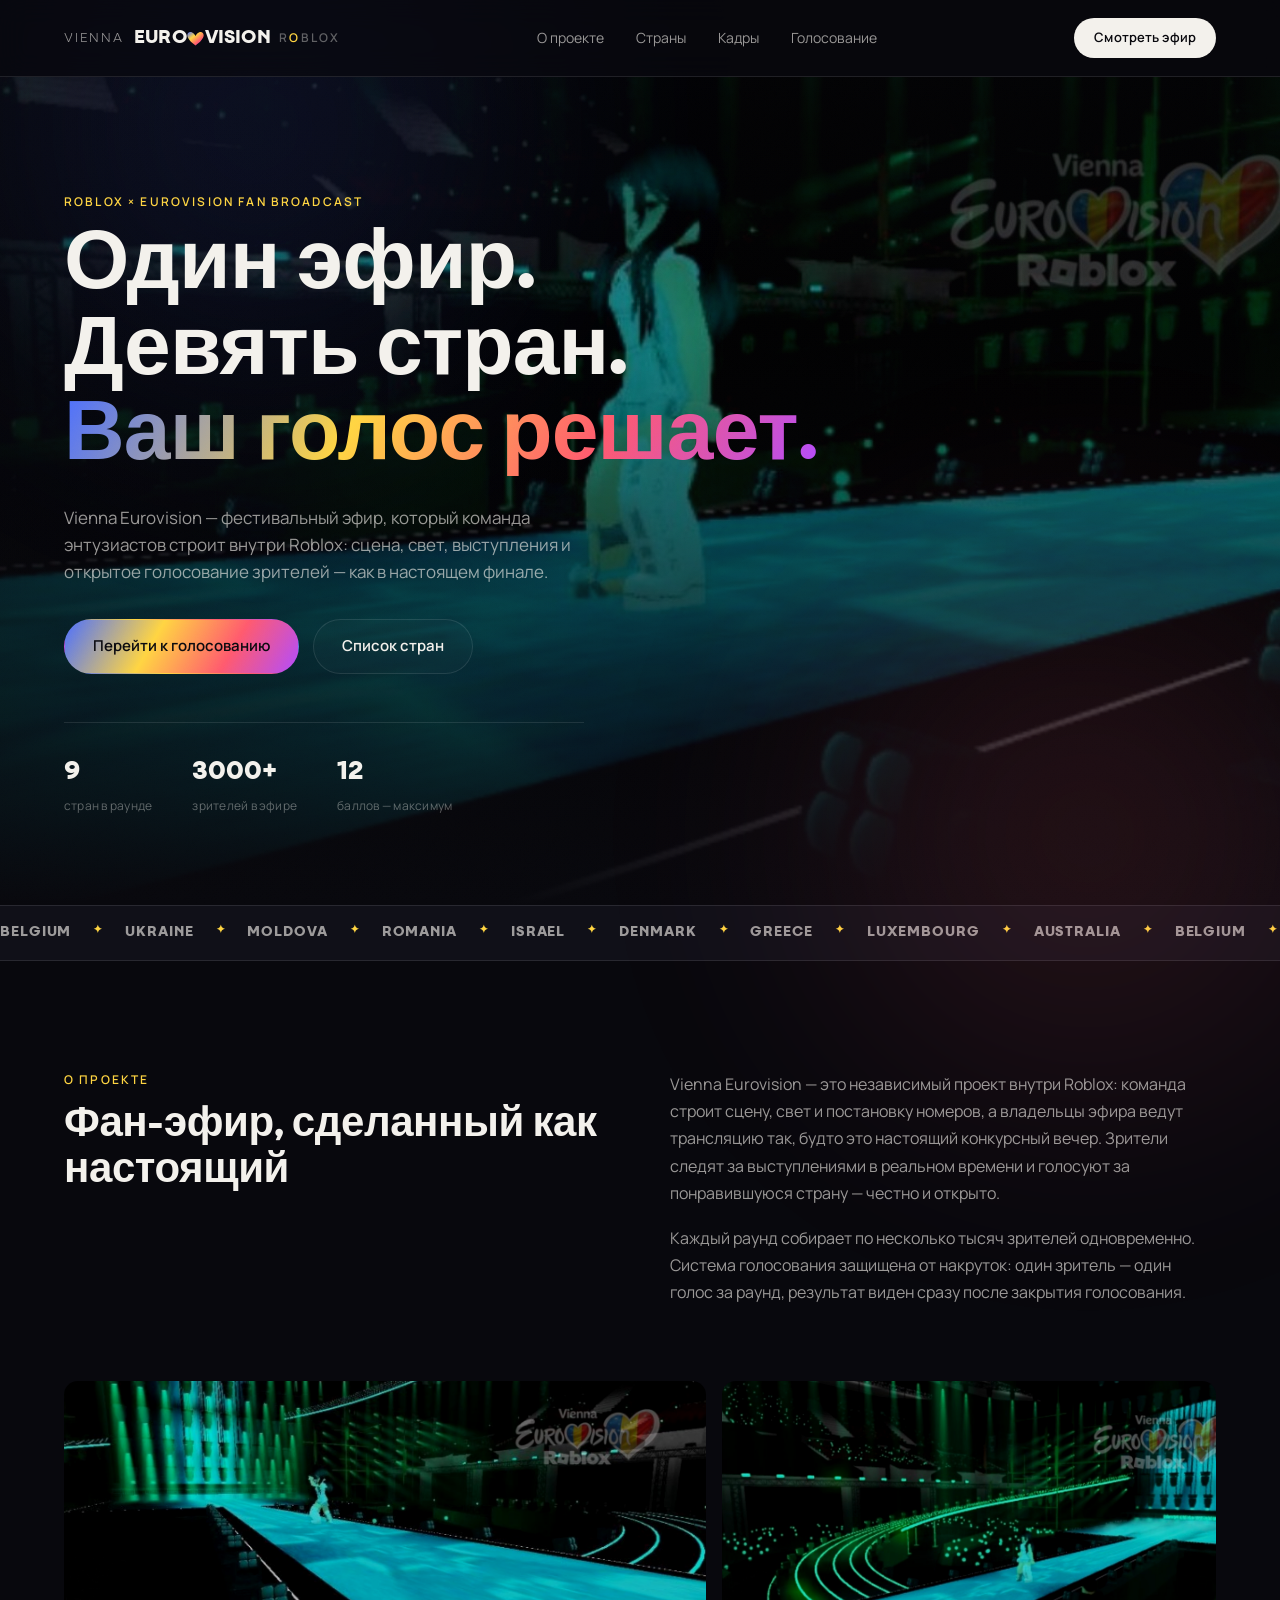
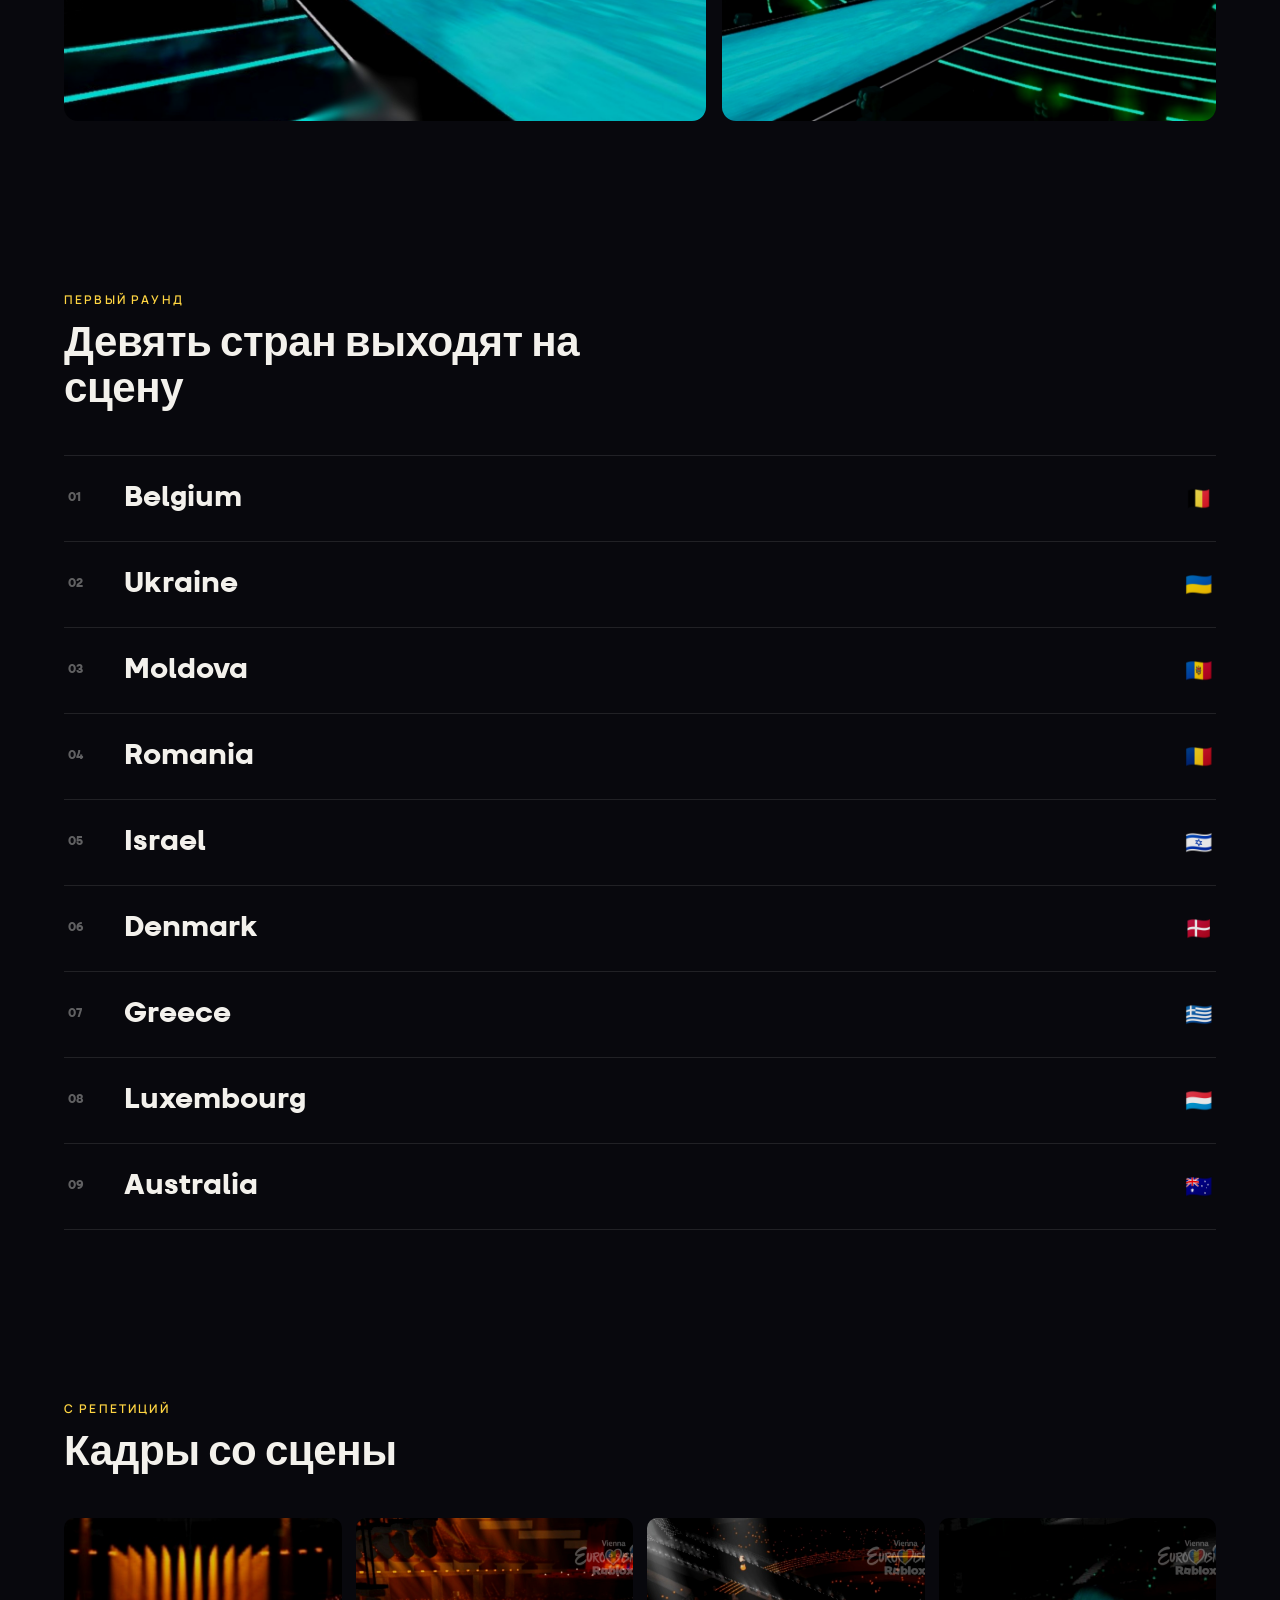
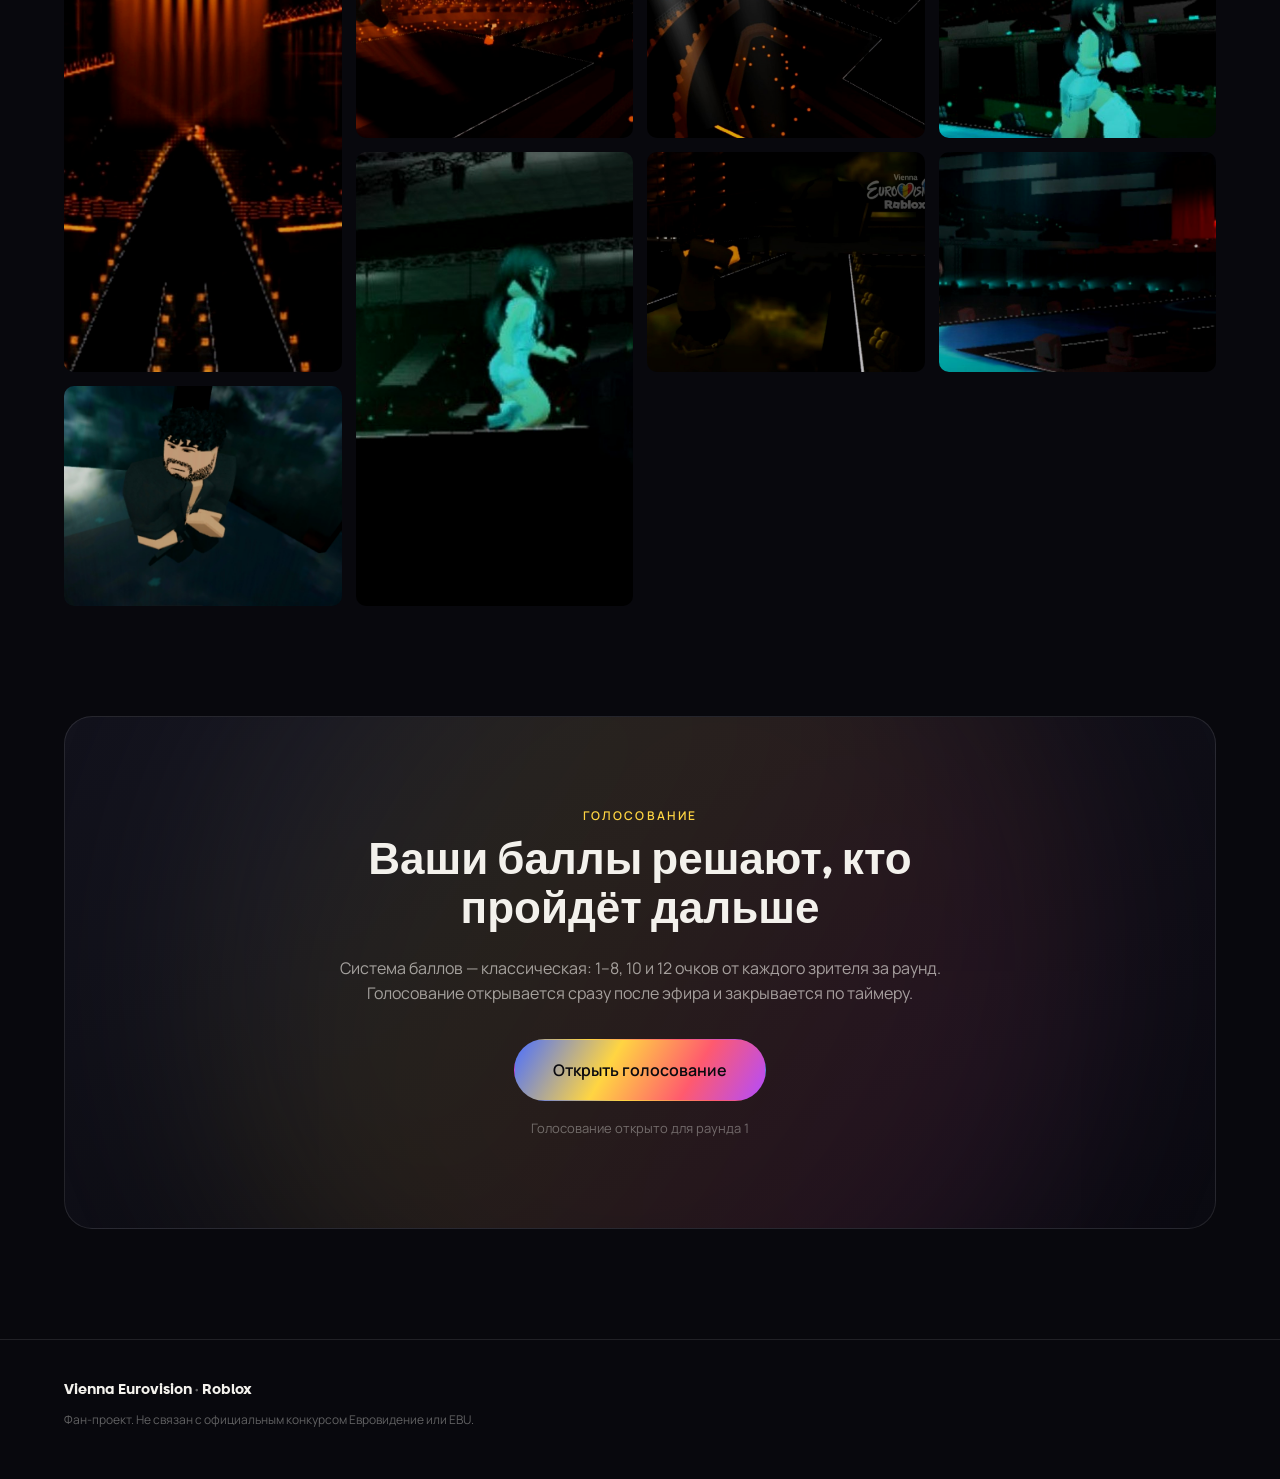
<file: index.html>
<!DOCTYPE html>
<html lang="ru">
<head>
<meta charset="UTF-8">
<meta name="viewport" content="width=device-width, initial-scale=1.0">
<title>Vienna Eurovision — Roblox</title>
<meta name="description" content="Vienna Eurovision в Roblox — фестиваль, эфир, страны-участницы и голосование зрителей.">
<link rel="preconnect" href="https://fonts.googleapis.com">
<link rel="preconnect" href="https://fonts.gstatic.com" crossorigin>
<link href="https://fonts.googleapis.com/css2?family=Manrope:wght@300;400;500;600;700;800&display=swap" rel="stylesheet">
<link rel="stylesheet" href="style.css">
</head>
<body>

<div class="noise-overlay"></div>
<div class="beam beam-a"></div>
<div class="beam beam-b"></div>

<header class="topbar">
  <a href="#top" class="brand">
    <span class="brand-city">Vienna</span>
    <span class="brand-main">
      EURO<span class="brand-heart">
        <svg viewBox="0 0 100 90" class="heart-svg" aria-hidden="true">
          <defs>
            <linearGradient id="heartGrad" x1="0%" y1="0%" x2="100%" y2="100%">
              <stop offset="0%" stop-color="#4C6FFF"/>
              <stop offset="35%" stop-color="#FFD542"/>
              <stop offset="70%" stop-color="#FF5A6E"/>
              <stop offset="100%" stop-color="#B24CFF"/>
            </linearGradient>
          </defs>
          <path d="M50 82 C20 60 2 40 2 22 C2 6 15 -2 28 4 C38 8 46 18 50 26 C54 18 62 8 72 4 C85 -2 98 6 98 22 C98 40 80 60 50 82 Z" fill="url(#heartGrad)"/>
        </svg>
      </span>VISION</span>
    <span class="brand-sub">R<span class="brand-o">o</span>blox</span>
  </a>
  <nav class="topnav">
    <a href="#about">О проекте</a>
    <a href="#countries">Страны</a>
    <a href="#gallery">Кадры</a>
    <a href="vote/index.html">Голосование</a>
  </nav>
  <a href="vote/index.html" class="nav-cta">Смотреть эфир</a>
</header>

<main id="top">

  <section class="hero">
    <div class="hero-media">
      <img src="img/hero2.jpg" alt="" class="hero-img" />
      <div class="hero-fade"></div>
    </div>
    <div class="hero-content">
      <p class="eyebrow">Roblox × Eurovision Fan Broadcast</p>
      <h1 class="hero-title">
        <span class="line">Один эфир.</span>
        <span class="line">Девять стран.</span>
        <span class="line line-accent">Ваш голос решает.</span>
      </h1>
      <p class="hero-desc">Vienna Eurovision — фестивальный эфир, который команда энтузиастов строит внутри Roblox: сцена, свет, выступления и открытое голосование зрителей — как в настоящем финале.</p>
      <div class="hero-actions">
        <a href="vote/index.html" class="btn btn-primary">Перейти к голосованию</a>
        <a href="#countries" class="btn btn-ghost">Список стран</a>
      </div>
      <div class="hero-stats">
        <div class="stat"><span class="stat-num">9</span><span class="stat-label">стран в раунде</span></div>
        <div class="stat"><span class="stat-num">3000+</span><span class="stat-label">зрителей в эфире</span></div>
        <div class="stat"><span class="stat-num">12</span><span class="stat-label">баллов — максимум</span></div>
      </div>
    </div>
  </section>

  <section class="ticker" aria-label="Страны первого раунда">
    <div class="ticker-track">
      <span>BELGIUM</span><span class="dot">✦</span>
      <span>UKRAINE</span><span class="dot">✦</span>
      <span>MOLDOVA</span><span class="dot">✦</span>
      <span>ROMANIA</span><span class="dot">✦</span>
      <span>ISRAEL</span><span class="dot">✦</span>
      <span>DENMARK</span><span class="dot">✦</span>
      <span>GREECE</span><span class="dot">✦</span>
      <span>LUXEMBOURG</span><span class="dot">✦</span>
      <span>AUSTRALIA</span><span class="dot">✦</span>
      <span>BELGIUM</span><span class="dot">✦</span>
      <span>UKRAINE</span><span class="dot">✦</span>
      <span>MOLDOVA</span><span class="dot">✦</span>
      <span>ROMANIA</span><span class="dot">✦</span>
      <span>ISRAEL</span><span class="dot">✦</span>
      <span>DENMARK</span><span class="dot">✦</span>
      <span>GREECE</span><span class="dot">✦</span>
      <span>LUXEMBOURG</span><span class="dot">✦</span>
      <span>AUSTRALIA</span><span class="dot">✦</span>
    </div>
  </section>

  <section class="about" id="about">
    <div class="about-grid">
      <div class="about-head">
        <p class="eyebrow">О проекте</p>
        <h2>Фан-эфир, сделанный как настоящий</h2>
      </div>
      <div class="about-body">
        <p>Vienna Eurovision — это независимый проект внутри Roblox: команда строит сцену, свет и постановку номеров, а владельцы эфира ведут трансляцию так, будто это настоящий конкурсный вечер. Зрители следят за выступлениями в реальном времени и голосуют за понравившуюся страну — честно и открыто.</p>
        <p>Каждый раунд собирает по несколько тысяч зрителей одновременно. Система голосования защищена от накруток: один зритель — один голос за раунд, результат виден сразу после закрытия голосования.</p>
      </div>
    </div>
    <div class="about-photos">
      <img src="img/gal6.jpg" alt="Кадр со сцены эфира" />
      <img src="img/gal7.jpg" alt="Кадр со сцены эфира" />
    </div>
  </section>

  <section class="countries" id="countries">
    <div class="section-head">
      <p class="eyebrow">Первый раунд</p>
      <h2>Девять стран выходят на сцену</h2>
    </div>
    <ol class="country-list">
      <li><span class="c-num">01</span><span class="c-name">Belgium</span><span class="c-flag">🇧🇪</span></li>
      <li><span class="c-num">02</span><span class="c-name">Ukraine</span><span class="c-flag">🇺🇦</span></li>
      <li><span class="c-num">03</span><span class="c-name">Moldova</span><span class="c-flag">🇲🇩</span></li>
      <li><span class="c-num">04</span><span class="c-name">Romania</span><span class="c-flag">🇷🇴</span></li>
      <li><span class="c-num">05</span><span class="c-name">Israel</span><span class="c-flag">🇮🇱</span></li>
      <li><span class="c-num">06</span><span class="c-name">Denmark</span><span class="c-flag">🇩🇰</span></li>
      <li><span class="c-num">07</span><span class="c-name">Greece</span><span class="c-flag">🇬🇷</span></li>
      <li><span class="c-num">08</span><span class="c-name">Luxembourg</span><span class="c-flag">🇱🇺</span></li>
      <li><span class="c-num">09</span><span class="c-name">Australia</span><span class="c-flag">🇦🇺</span></li>
    </ol>
  </section>

  <section class="gallery" id="gallery">
    <div class="section-head">
      <p class="eyebrow">С репетиций</p>
      <h2>Кадры со сцены</h2>
    </div>
    <div class="gallery-grid">
      <img src="img/gal1.jpg" alt="Кадр с репетиции" />
      <img src="img/gal2.jpg" alt="Кадр с репетиции" />
      <img src="img/gal3.jpg" alt="Кадр с репетиции" />
      <img src="img/gal4.jpg" alt="Кадр с репетиции" />
      <img src="img/gal5.jpg" alt="Кадр с репетиции" />
      <img src="img/gal8.jpg" alt="Кадр с репетиции" />
      <img src="img/gal9.jpg" alt="Кадр с репетиции" />
      <img src="img/gal10.jpg" alt="Кадр с репетиции" />
    </div>
  </section>

  <section class="vote-cta" id="vote">
    <div class="vote-inner">
      <p class="eyebrow">Голосование</p>
      <h2>Ваши баллы решают, кто пройдёт дальше</h2>
      <p class="vote-desc">Система баллов — классическая: 1–8, 10 и 12 очков от каждого зрителя за раунд. Голосование открывается сразу после эфира и закрывается по таймеру.</p>
      <a href="vote/index.html" class="btn btn-primary btn-large">Открыть голосование</a>
      <p class="vote-note">Голосование открыто для раунда 1</p>
    </div>
  </section>

</main>

<footer class="footer">
  <div class="footer-brand">Vienna Eurovision <span class="footer-dot">·</span> Roblox</div>
  <p class="footer-note">Фан-проект. Не связан с официальным конкурсом Евровидение или EBU.</p>
</footer>

<script src="script.js"></script>
</body>
</html>
</file>
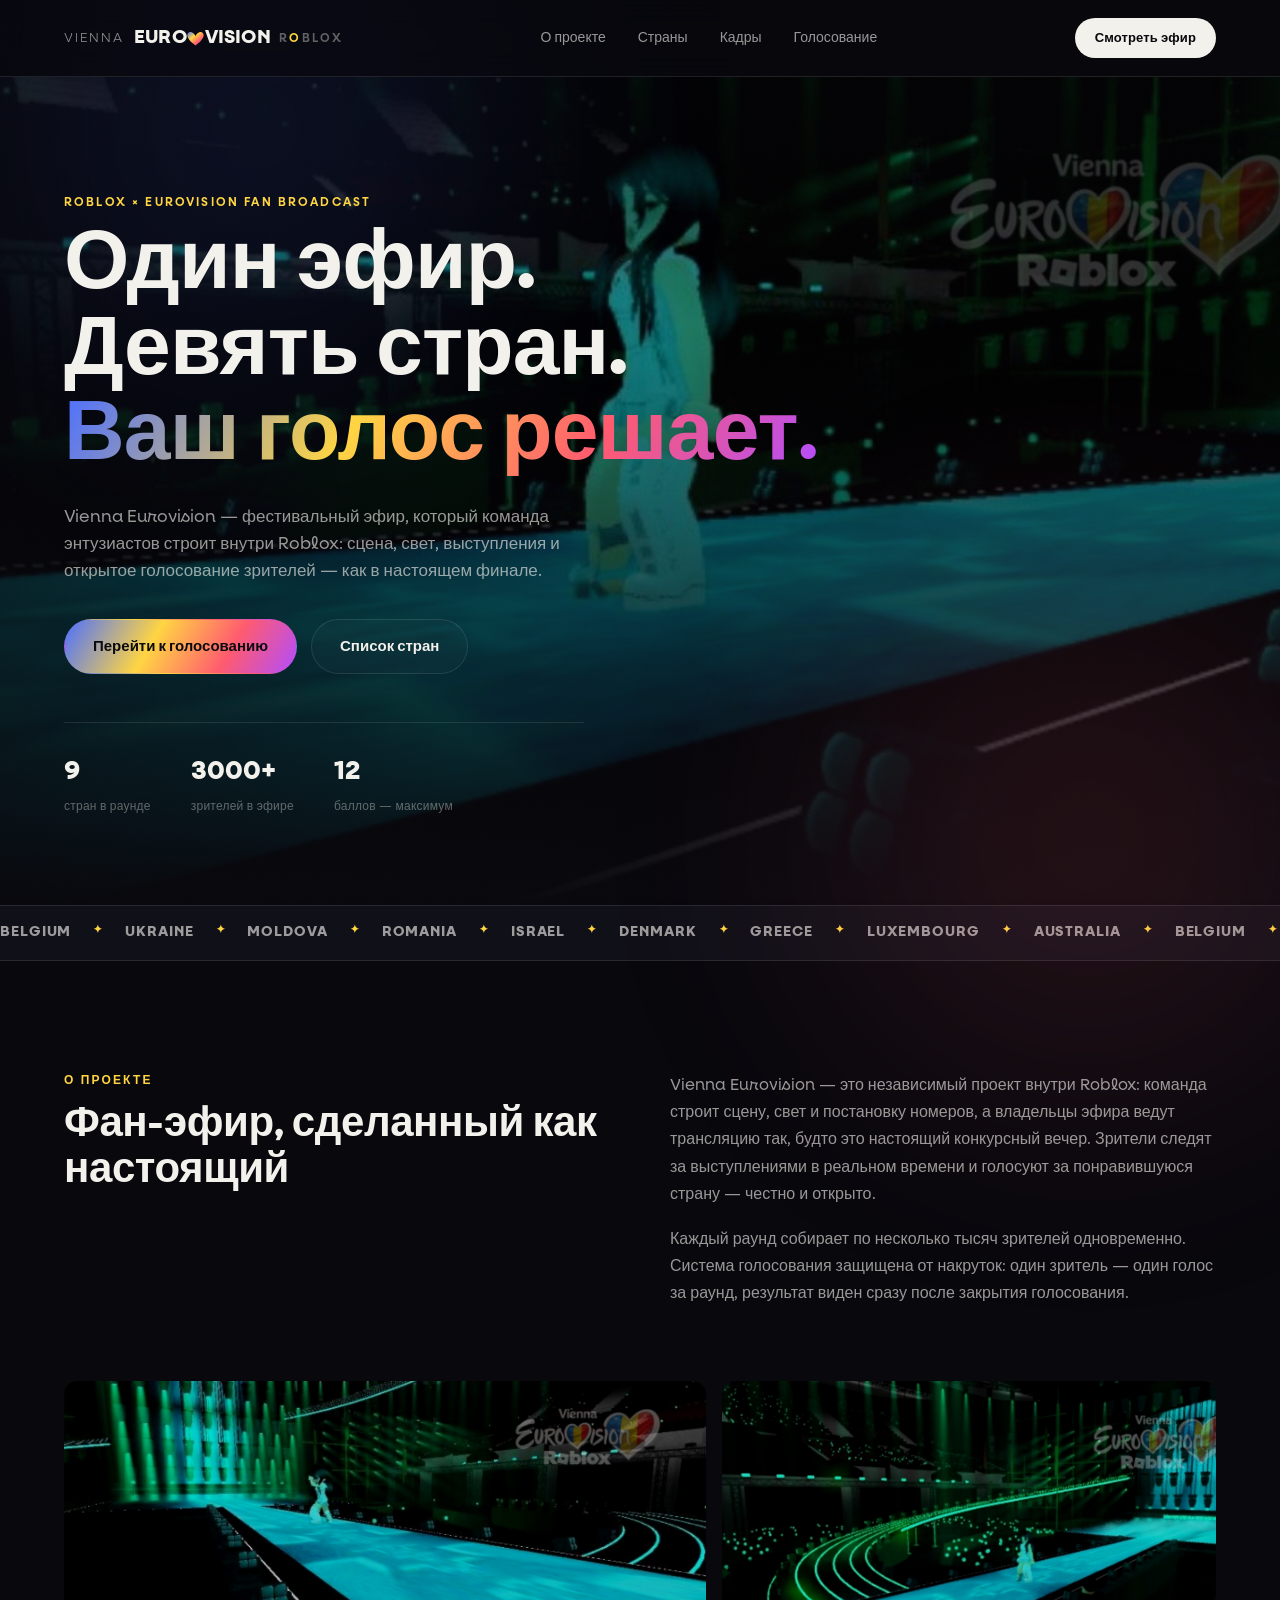
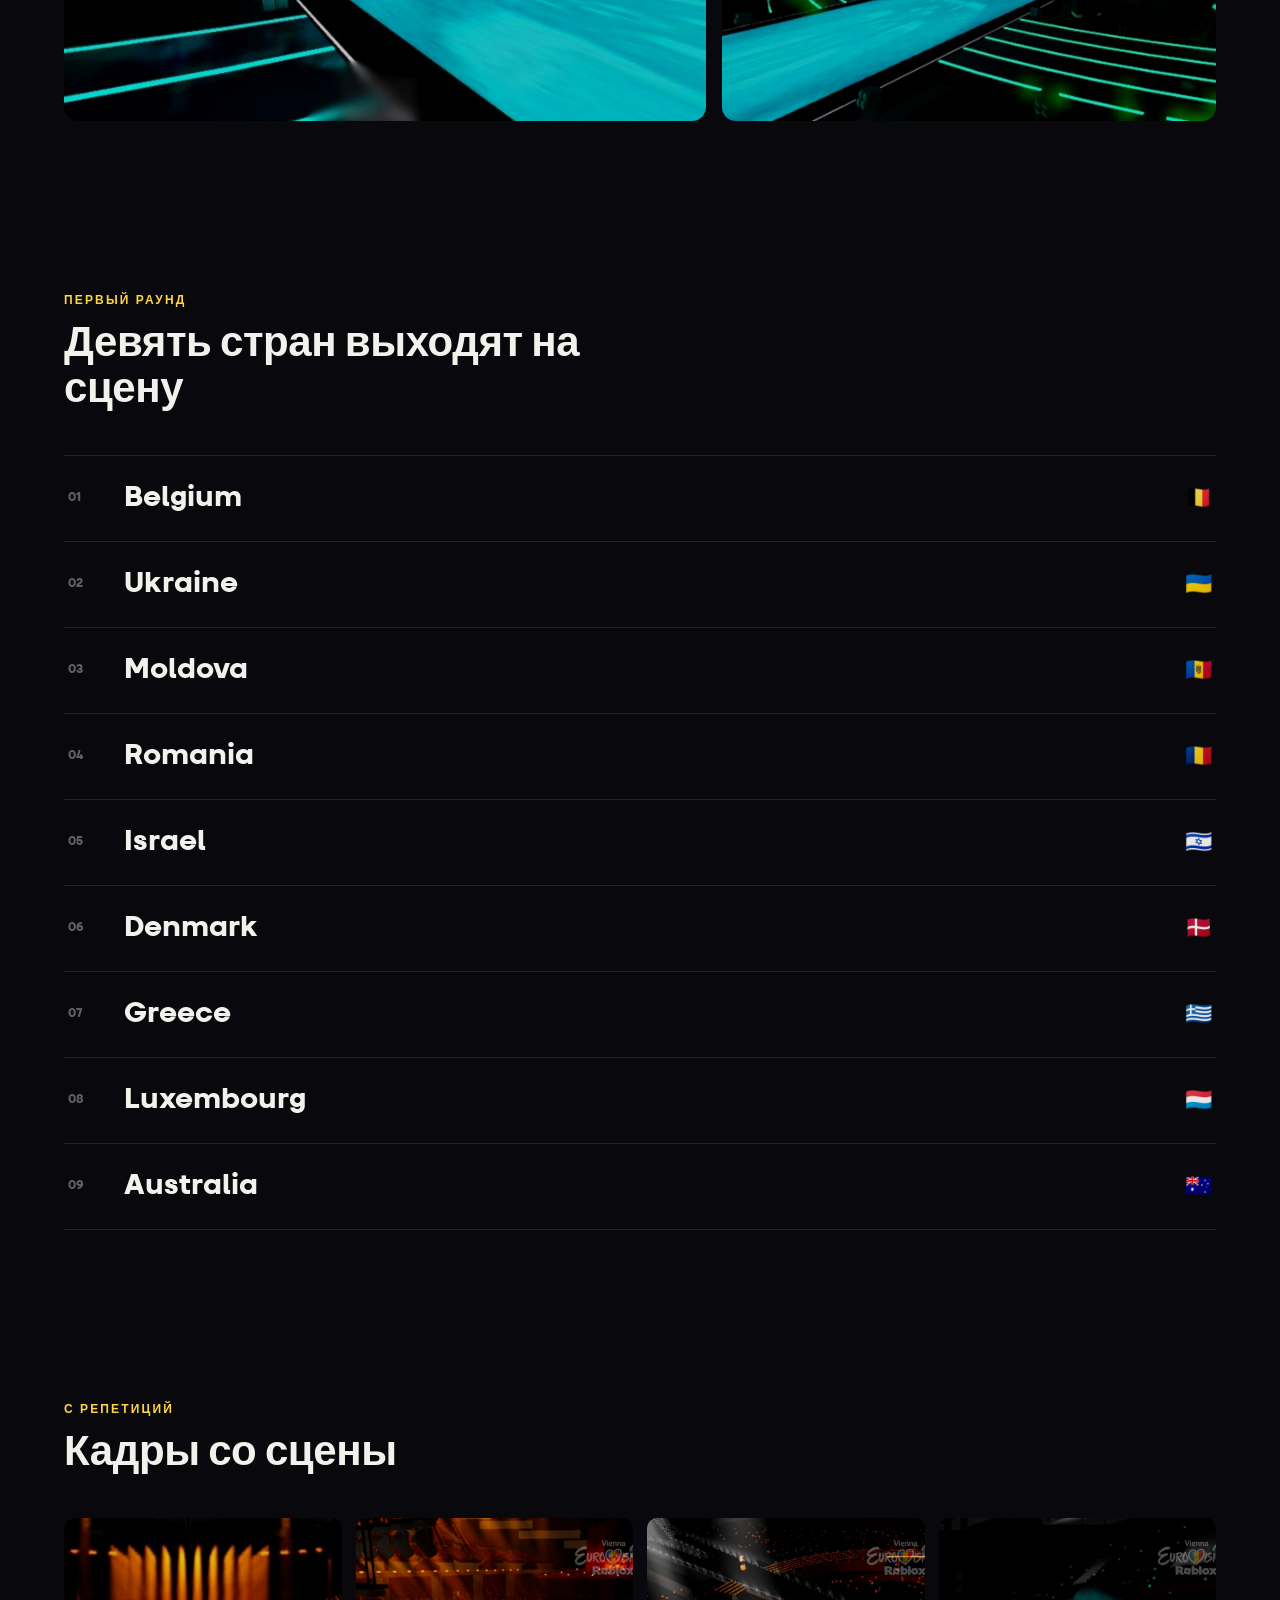
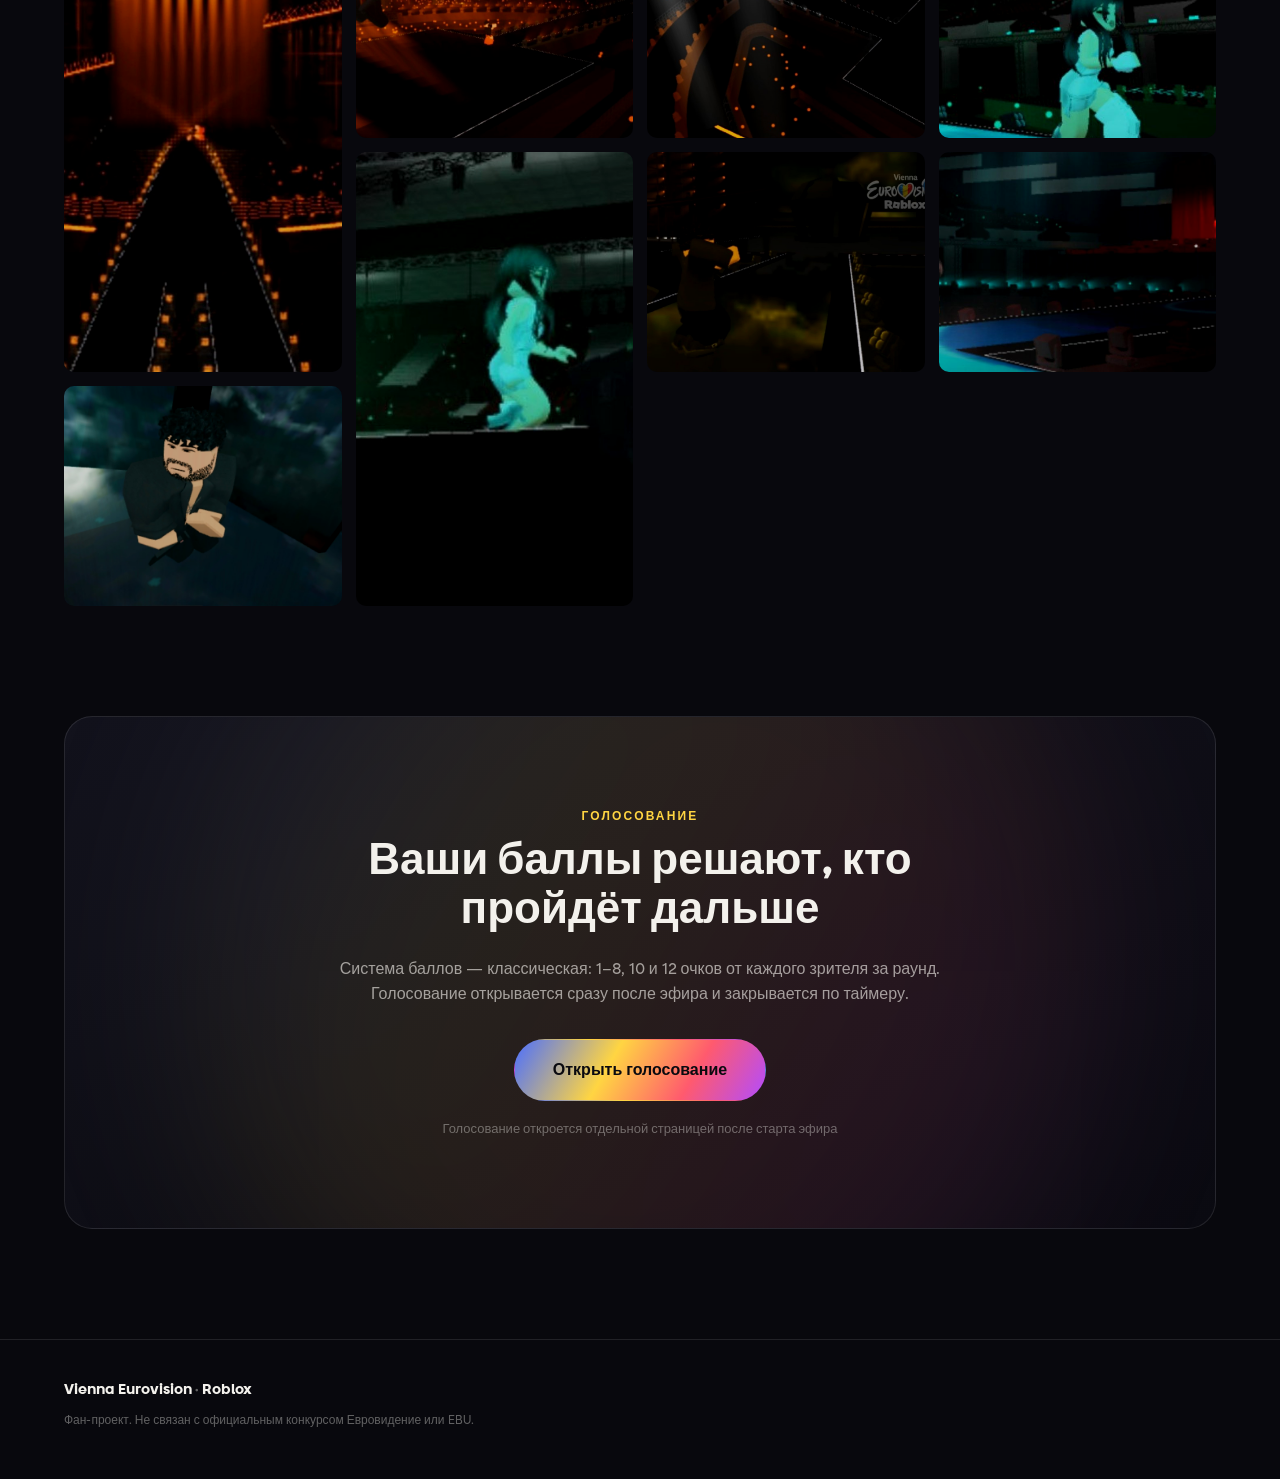
<file: vienna-eurovision-site/index.html>
<!DOCTYPE html>
<html lang="ru">
<head>
<meta charset="UTF-8">
<meta name="viewport" content="width=device-width, initial-scale=1.0">
<title>Vienna Eurovision — Roblox</title>
<meta name="description" content="Vienna Eurovision в Roblox — фестиваль, эфир, страны-участницы и голосование зрителей.">
<link rel="stylesheet" href="style.css">
</head>
<body>

<div class="noise-overlay"></div>
<div class="beam beam-a"></div>
<div class="beam beam-b"></div>

<header class="topbar">
  <a href="#top" class="brand">
    <span class="brand-city">Vienna</span>
    <span class="brand-main">
      EURO<span class="brand-heart">
        <svg viewBox="0 0 100 90" class="heart-svg" aria-hidden="true">
          <defs>
            <linearGradient id="heartGrad" x1="0%" y1="0%" x2="100%" y2="100%">
              <stop offset="0%" stop-color="#4C6FFF"/>
              <stop offset="35%" stop-color="#FFD542"/>
              <stop offset="70%" stop-color="#FF5A6E"/>
              <stop offset="100%" stop-color="#B24CFF"/>
            </linearGradient>
          </defs>
          <path d="M50 82 C20 60 2 40 2 22 C2 6 15 -2 28 4 C38 8 46 18 50 26 C54 18 62 8 72 4 C85 -2 98 6 98 22 C98 40 80 60 50 82 Z" fill="url(#heartGrad)"/>
        </svg>
      </span>VISION</span>
    <span class="brand-sub">R<span class="brand-o">o</span>blox</span>
  </a>
  <nav class="topnav">
    <a href="#about">О проекте</a>
    <a href="#countries">Страны</a>
    <a href="#gallery">Кадры</a>
    <a href="#vote">Голосование</a>
  </nav>
  <a href="#vote" class="nav-cta">Смотреть эфир</a>
</header>

<main id="top">

  <section class="hero">
    <div class="hero-media">
      <img src="img/hero2.jpg" alt="" class="hero-img" />
      <div class="hero-fade"></div>
    </div>
    <div class="hero-content">
      <p class="eyebrow">Roblox × Eurovision Fan Broadcast</p>
      <h1 class="hero-title">
        <span class="line">Один эфир.</span>
        <span class="line">Девять стран.</span>
        <span class="line line-accent">Ваш голос решает.</span>
      </h1>
      <p class="hero-desc">Vienna Eurovision — фестивальный эфир, который команда энтузиастов строит внутри Roblox: сцена, свет, выступления и открытое голосование зрителей — как в настоящем финале.</p>
      <div class="hero-actions">
        <a href="#vote" class="btn btn-primary">Перейти к голосованию</a>
        <a href="#countries" class="btn btn-ghost">Список стран</a>
      </div>
      <div class="hero-stats">
        <div class="stat"><span class="stat-num">9</span><span class="stat-label">стран в раунде</span></div>
        <div class="stat"><span class="stat-num">3000+</span><span class="stat-label">зрителей в эфире</span></div>
        <div class="stat"><span class="stat-num">12</span><span class="stat-label">баллов — максимум</span></div>
      </div>
    </div>
  </section>

  <section class="ticker" aria-label="Страны первого раунда">
    <div class="ticker-track">
      <span>BELGIUM</span><span class="dot">✦</span>
      <span>UKRAINE</span><span class="dot">✦</span>
      <span>MOLDOVA</span><span class="dot">✦</span>
      <span>ROMANIA</span><span class="dot">✦</span>
      <span>ISRAEL</span><span class="dot">✦</span>
      <span>DENMARK</span><span class="dot">✦</span>
      <span>GREECE</span><span class="dot">✦</span>
      <span>LUXEMBOURG</span><span class="dot">✦</span>
      <span>AUSTRALIA</span><span class="dot">✦</span>
      <span>BELGIUM</span><span class="dot">✦</span>
      <span>UKRAINE</span><span class="dot">✦</span>
      <span>MOLDOVA</span><span class="dot">✦</span>
      <span>ROMANIA</span><span class="dot">✦</span>
      <span>ISRAEL</span><span class="dot">✦</span>
      <span>DENMARK</span><span class="dot">✦</span>
      <span>GREECE</span><span class="dot">✦</span>
      <span>LUXEMBOURG</span><span class="dot">✦</span>
      <span>AUSTRALIA</span><span class="dot">✦</span>
    </div>
  </section>

  <section class="about" id="about">
    <div class="about-grid">
      <div class="about-head">
        <p class="eyebrow">О проекте</p>
        <h2>Фан-эфир, сделанный как настоящий</h2>
      </div>
      <div class="about-body">
        <p>Vienna Eurovision — это независимый проект внутри Roblox: команда строит сцену, свет и постановку номеров, а владельцы эфира ведут трансляцию так, будто это настоящий конкурсный вечер. Зрители следят за выступлениями в реальном времени и голосуют за понравившуюся страну — честно и открыто.</p>
        <p>Каждый раунд собирает по несколько тысяч зрителей одновременно. Система голосования защищена от накруток: один зритель — один голос за раунд, результат виден сразу после закрытия голосования.</p>
      </div>
    </div>
    <div class="about-photos">
      <img src="img/gal6.jpg" alt="Кадр со сцены эфира" />
      <img src="img/gal7.jpg" alt="Кадр со сцены эфира" />
    </div>
  </section>

  <section class="countries" id="countries">
    <div class="section-head">
      <p class="eyebrow">Первый раунд</p>
      <h2>Девять стран выходят на сцену</h2>
    </div>
    <ol class="country-list">
      <li><span class="c-num">01</span><span class="c-name">Belgium</span><span class="c-flag">🇧🇪</span></li>
      <li><span class="c-num">02</span><span class="c-name">Ukraine</span><span class="c-flag">🇺🇦</span></li>
      <li><span class="c-num">03</span><span class="c-name">Moldova</span><span class="c-flag">🇲🇩</span></li>
      <li><span class="c-num">04</span><span class="c-name">Romania</span><span class="c-flag">🇷🇴</span></li>
      <li><span class="c-num">05</span><span class="c-name">Israel</span><span class="c-flag">🇮🇱</span></li>
      <li><span class="c-num">06</span><span class="c-name">Denmark</span><span class="c-flag">🇩🇰</span></li>
      <li><span class="c-num">07</span><span class="c-name">Greece</span><span class="c-flag">🇬🇷</span></li>
      <li><span class="c-num">08</span><span class="c-name">Luxembourg</span><span class="c-flag">🇱🇺</span></li>
      <li><span class="c-num">09</span><span class="c-name">Australia</span><span class="c-flag">🇦🇺</span></li>
    </ol>
  </section>

  <section class="gallery" id="gallery">
    <div class="section-head">
      <p class="eyebrow">С репетиций</p>
      <h2>Кадры со сцены</h2>
    </div>
    <div class="gallery-grid">
      <img src="img/gal1.jpg" alt="Кадр с репетиции" />
      <img src="img/gal2.jpg" alt="Кадр с репетиции" />
      <img src="img/gal3.jpg" alt="Кадр с репетиции" />
      <img src="img/gal4.jpg" alt="Кадр с репетиции" />
      <img src="img/gal5.jpg" alt="Кадр с репетиции" />
      <img src="img/gal8.jpg" alt="Кадр с репетиции" />
      <img src="img/gal9.jpg" alt="Кадр с репетиции" />
      <img src="img/gal10.jpg" alt="Кадр с репетиции" />
    </div>
  </section>

  <section class="vote-cta" id="vote">
    <div class="vote-inner">
      <p class="eyebrow">Голосование</p>
      <h2>Ваши баллы решают, кто пройдёт дальше</h2>
      <p class="vote-desc">Система баллов — классическая: 1–8, 10 и 12 очков от каждого зрителя за раунд. Голосование открывается сразу после эфира и закрывается по таймеру.</p>
      <a href="#" class="btn btn-primary btn-large">Открыть голосование</a>
      <p class="vote-note">Голосование откроется отдельной страницей после старта эфира</p>
    </div>
  </section>

</main>

<footer class="footer">
  <div class="footer-brand">Vienna Eurovision <span class="footer-dot">·</span> Roblox</div>
  <p class="footer-note">Фан-проект. Не связан с официальным конкурсом Евровидение или EBU.</p>
</footer>

<script src="script.js"></script>
</body>
</html>
</file>
<file: style.css>
@font-face {
  font-family: 'Neulis';
  src: url('fonts/Neulis-Black.otf') format('opentype');
  font-weight: 900;
  font-display: swap;
}
@font-face {
  font-family: 'Neulis';
  src: url('fonts/Neulis-SemiBold.otf') format('opentype');
  font-weight: 600;
  font-display: swap;
}
@font-face {
  font-family: 'Neulis';
  src: url('fonts/Neulis-Medium.otf') format('opentype');
  font-weight: 500;
  font-display: swap;
}
@font-face {
  font-family: 'Neulis';
  src: url('fonts/Neulis-Regular.otf') format('opentype');
  font-weight: 400;
  font-display: swap;
}
@font-face {
  font-family: 'Neulis';
  src: url('fonts/Neulis-Light.otf') format('opentype');
  font-weight: 300;
  font-display: swap;
}
@font-face {
  font-family: 'Singing Sans';
  src: url('fonts/Singing_Sans.ttf') format('truetype');
  font-weight: 400 900;
  font-display: swap;
}

:root {
  --bg: #08080D;
  --bg-raised: #101018;
  --line: rgba(255,255,255,0.10);
  --ink: #F3F1EC;
  --ink-dim: rgba(243,241,236,0.62);
  --ink-faint: rgba(243,241,236,0.38);

  --blue: #4C6FFF;
  --gold: #FFD542;
  --coral: #FF5A6E;
  --violet: #B24CFF;

  --heart-grad: linear-gradient(120deg, var(--blue) 0%, var(--gold) 38%, var(--coral) 70%, var(--violet) 100%);

  --radius: 14px;
  --font-display: 'Singing Sans', 'Neulis', sans-serif;
  --font-body: 'Manrope', 'Neulis', 'Segoe UI', sans-serif;
  --font-body-latin: 'Neulis', 'Manrope', 'Segoe UI', sans-serif;
}

* { box-sizing: border-box; }
html { scroll-behavior: smooth; }

body {
  margin: 0;
  background: var(--bg);
  color: var(--ink);
  font-family: var(--font-body);
  font-weight: 400;
  line-height: 1.5;
  -webkit-font-smoothing: antialiased;
  overflow-x: hidden;
  position: relative;
}

@media (prefers-reduced-motion: reduce) {
  html { scroll-behavior: auto; }
  * { animation-duration: 0.01ms !important; animation-iteration-count: 1 !important; transition-duration: 0.01ms !important; }
}

a { color: inherit; text-decoration: none; }
img { max-width: 100%; display: block; }
ol { margin: 0; padding: 0; list-style: none; }

.noise-overlay {
  position: fixed; inset: 0; pointer-events: none; z-index: 2;
  opacity: 0.035;
  background-image: url("data:image/svg+xml,%3Csvg xmlns='http://www.w3.org/2000/svg' width='120' height='120'%3E%3Cfilter id='n'%3E%3CfeTurbulence type='fractalNoise' baseFrequency='0.9' numOctaves='2' stitchTiles='stitch'/%3E%3C/filter%3E%3Crect width='100%25' height='100%25' filter='url(%23n)'/%3E%3C/svg%3E");
  mix-blend-mode: overlay;
}

.beam {
  position: fixed;
  z-index: 0;
  width: 60vw;
  height: 60vw;
  border-radius: 50%;
  filter: blur(120px);
  opacity: 0.16;
  pointer-events: none;
}
.beam-a {
  top: -20vw; left: -10vw;
  background: radial-gradient(circle, var(--blue), transparent 70%);
}
.beam-b {
  bottom: -25vw; right: -15vw;
  background: radial-gradient(circle, var(--coral), transparent 70%);
}

/* ============ TOPBAR ============ */
.topbar {
  position: sticky;
  top: 0;
  z-index: 50;
  display: flex;
  align-items: center;
  justify-content: space-between;
  gap: 24px;
  padding: 18px 5vw;
  background: rgba(8,8,13,0.72);
  backdrop-filter: blur(14px);
  border-bottom: 1px solid var(--line);
}

.brand {
  display: flex;
  align-items: baseline;
  gap: 8px;
  flex-shrink: 0;
}
.brand-city {
  font-family: var(--font-body-latin);
  font-weight: 300;
  font-size: 13px;
  letter-spacing: 0.14em;
  text-transform: uppercase;
  color: var(--ink-dim);
  align-self: center;
  margin-right: 2px;
}
.brand-main {
  font-family: var(--font-display);
  font-weight: 700;
  font-size: 20px;
  letter-spacing: 0.01em;
  display: inline-flex;
  align-items: center;
}
.brand-heart {
  display: inline-flex;
  width: 0.85em;
  margin: 0 0.02em;
  transform: translateY(0.08em);
}
.heart-svg { width: 100%; height: auto; display: block; }
.brand-sub {
  font-family: var(--font-body);
  font-weight: 600;
  font-size: 12px;
  letter-spacing: 0.2em;
  text-transform: uppercase;
  color: var(--ink-faint);
  align-self: center;
}
.brand-o { color: var(--gold); }

.topnav {
  display: flex;
  gap: 32px;
  font-size: 14px;
  color: var(--ink-dim);
}
.topnav a { transition: color 0.2s ease; }
.topnav a:hover { color: var(--ink); }

.nav-cta {
  flex-shrink: 0;
  padding: 10px 20px;
  border-radius: 999px;
  background: var(--ink);
  color: var(--bg);
  font-size: 13px;
  font-weight: 600;
  letter-spacing: 0.01em;
  transition: transform 0.2s ease, opacity 0.2s ease;
}
.nav-cta:hover { transform: translateY(-1px); opacity: 0.88; }

@media (max-width: 860px) {
  .topnav { display: none; }
}

/* ============ HERO ============ */
.hero {
  position: relative;
  min-height: 92vh;
  display: flex;
  align-items: flex-end;
  padding: 0 5vw 7vw;
  overflow: hidden;
}
.hero-media {
  position: absolute;
  inset: 0;
  z-index: -1;
}
.hero-img {
  width: 100%;
  height: 100%;
  object-fit: cover;
  filter: saturate(1.15) contrast(1.05) brightness(0.62);
  transform: scale(1.02);
}
.hero-fade {
  position: absolute;
  inset: 0;
  background:
    linear-gradient(180deg, rgba(8,8,13,0.35) 0%, rgba(8,8,13,0.15) 30%, rgba(8,8,13,0.55) 68%, var(--bg) 100%),
    linear-gradient(90deg, rgba(8,8,13,0.55) 0%, transparent 45%);
}

.hero-content {
  position: relative;
  max-width: 780px;
}
.eyebrow {
  font-size: 12px;
  font-weight: 600;
  letter-spacing: 0.18em;
  text-transform: uppercase;
  color: var(--gold);
  margin: 0 0 14px;
}
.hero-title {
  font-family: var(--font-display);
  font-weight: 800;
  font-size: clamp(38px, 7vw, 84px);
  line-height: 1.02;
  letter-spacing: -0.01em;
  margin: 0 0 22px;
}
.hero-title .line { display: block; }
.line-accent {
  background: var(--heart-grad);
  -webkit-background-clip: text;
  background-clip: text;
  color: transparent;
}
.hero-desc {
  font-size: 17px;
  line-height: 1.6;
  color: var(--ink-dim);
  max-width: 560px;
  margin: 0 0 34px;
}

.hero-actions {
  display: flex;
  gap: 14px;
  flex-wrap: wrap;
  margin-bottom: 48px;
}
.btn {
  display: inline-flex;
  align-items: center;
  justify-content: center;
  padding: 15px 28px;
  border-radius: 999px;
  font-size: 15px;
  font-weight: 600;
  transition: transform 0.2s ease, box-shadow 0.2s ease, background 0.2s ease;
  border: 1px solid transparent;
}
.btn-primary {
  background: var(--heart-grad);
  color: #0A0A0F;
}
.btn-primary:hover { transform: translateY(-2px); box-shadow: 0 10px 30px rgba(255,90,110,0.25); }
.btn-ghost {
  border-color: var(--line);
  color: var(--ink);
  background: rgba(255,255,255,0.02);
}
.btn-ghost:hover { border-color: rgba(255,255,255,0.3); background: rgba(255,255,255,0.05); }
.btn-large { padding: 18px 38px; font-size: 16px; }

.hero-stats {
  display: flex;
  gap: 40px;
  flex-wrap: wrap;
  padding-top: 28px;
  border-top: 1px solid var(--line);
  max-width: 520px;
}
.stat { display: flex; flex-direction: column; gap: 4px; }
.stat-num {
  font-family: var(--font-display);
  font-weight: 700;
  font-size: 28px;
}
.stat-label {
  font-size: 12px;
  color: var(--ink-faint);
  letter-spacing: 0.02em;
}

/* ============ TICKER ============ */
.ticker {
  border-top: 1px solid var(--line);
  border-bottom: 1px solid var(--line);
  overflow: hidden;
  padding: 16px 0;
  background: var(--bg-raised);
}
.ticker-track {
  display: flex;
  gap: 22px;
  white-space: nowrap;
  width: max-content;
  animation: scroll-left 34s linear infinite;
  font-family: var(--font-display);
  font-weight: 700;
  font-size: 15px;
  letter-spacing: 0.06em;
  color: var(--ink-dim);
}
.ticker-track .dot { color: var(--gold); font-size: 11px; }
@keyframes scroll-left {
  from { transform: translateX(0); }
  to { transform: translateX(-50%); }
}

/* ============ SECTION HEAD ============ */
.section-head { max-width: 640px; margin: 0 0 40px; }
.section-head h2, .about-head h2 {
  font-family: var(--font-display);
  font-weight: 700;
  font-size: clamp(28px, 4vw, 42px);
  line-height: 1.1;
  margin: 0;
  letter-spacing: -0.01em;
}

/* ============ ABOUT ============ */
.about { padding: 110px 5vw; }
.about-grid {
  display: grid;
  grid-template-columns: 1fr 1fr;
  gap: 60px;
  margin-bottom: 56px;
}
.about-head { align-self: start; }
.about-body p {
  font-size: 16px;
  color: var(--ink-dim);
  line-height: 1.7;
  margin: 0 0 18px;
}
.about-photos {
  display: grid;
  grid-template-columns: 1.3fr 1fr;
  gap: 16px;
}
.about-photos img {
  width: 100%;
  height: 340px;
  object-fit: cover;
  border-radius: var(--radius);
  filter: saturate(1.1) contrast(1.03) brightness(0.85);
}

@media (max-width: 780px) {
  .about-grid { grid-template-columns: 1fr; gap: 24px; }
  .about-photos { grid-template-columns: 1fr; }
  .about-photos img { height: 220px; }
}

/* ============ COUNTRIES ============ */
.countries { padding: 60px 5vw 110px; }
.country-list {
  border-top: 1px solid var(--line);
}
.country-list li {
  display: flex;
  align-items: center;
  gap: 24px;
  padding: 20px 4px;
  border-bottom: 1px solid var(--line);
  transition: background 0.2s ease, padding-left 0.2s ease;
}
.country-list li:hover {
  background: rgba(255,255,255,0.025);
  padding-left: 14px;
}
.c-num {
  font-family: var(--font-display);
  font-size: 13px;
  color: var(--ink-faint);
  width: 32px;
  flex-shrink: 0;
}
.c-name {
  font-family: var(--font-display);
  font-weight: 600;
  font-size: clamp(20px, 3vw, 30px);
  flex: 1;
}
.c-flag { font-size: 22px; opacity: 0.9; }

/* ============ GALLERY ============ */
.gallery { padding: 60px 5vw 110px; }
.gallery-grid {
  display: grid;
  grid-template-columns: repeat(4, 1fr);
  gap: 14px;
}
.gallery-grid img {
  width: 100%;
  height: 220px;
  object-fit: cover;
  border-radius: 10px;
  filter: saturate(1.1) contrast(1.03) brightness(0.85);
  transition: transform 0.4s ease, filter 0.4s ease;
}
.gallery-grid img:hover { transform: scale(1.03); filter: saturate(1.25) brightness(0.95); }
.gallery-grid img:nth-child(4n+1) { grid-row: span 2; height: 100%; }

@media (max-width: 860px) {
  .gallery-grid { grid-template-columns: repeat(2, 1fr); }
  .gallery-grid img:nth-child(4n+1) { grid-row: span 1; height: 220px; }
}

/* ============ VOTE CTA ============ */
.vote-cta {
  margin: 0 5vw 110px;
  padding: 90px 6vw;
  border-radius: 28px;
  background: linear-gradient(160deg, #12121C 0%, #0A0A11 100%);
  border: 1px solid var(--line);
  text-align: center;
  position: relative;
  overflow: hidden;
}
.vote-cta::before {
  content: "";
  position: absolute;
  top: -40%; left: 50%;
  width: 900px; height: 900px;
  transform: translateX(-50%);
  background: var(--heart-grad);
  opacity: 0.10;
  filter: blur(100px);
  border-radius: 50%;
}
.vote-inner { position: relative; max-width: 620px; margin: 0 auto; }
.vote-cta h2 {
  font-family: var(--font-display);
  font-weight: 700;
  font-size: clamp(28px, 4vw, 44px);
  margin: 0 0 18px;
  line-height: 1.12;
}
.vote-desc {
  color: var(--ink-dim);
  font-size: 16px;
  line-height: 1.6;
  margin: 0 0 32px;
}
.vote-note {
  margin: 18px 0 0;
  font-size: 13px;
  color: var(--ink-faint);
}

/* ============ FOOTER ============ */
.footer {
  padding: 40px 5vw 50px;
  border-top: 1px solid var(--line);
  display: flex;
  flex-direction: column;
  gap: 8px;
}
.footer-brand {
  font-family: var(--font-display);
  font-weight: 600;
  font-size: 15px;
}
.footer-dot { color: var(--ink-faint); }
.footer-note {
  font-size: 12px;
  color: var(--ink-faint);
  margin: 0;
}

/* focus visibility */
a:focus-visible, button:focus-visible {
  outline: 2px solid var(--gold);
  outline-offset: 3px;
  border-radius: 4px;
}
</file>
<file: vienna-eurovision-site/style.css>
@font-face {
  font-family: 'Neulis';
  src: url('fonts/Neulis-Black.otf') format('opentype');
  font-weight: 900;
  font-display: swap;
}
@font-face {
  font-family: 'Neulis';
  src: url('fonts/Neulis-SemiBold.otf') format('opentype');
  font-weight: 600;
  font-display: swap;
}
@font-face {
  font-family: 'Neulis';
  src: url('fonts/Neulis-Medium.otf') format('opentype');
  font-weight: 500;
  font-display: swap;
}
@font-face {
  font-family: 'Neulis';
  src: url('fonts/Neulis-Regular.otf') format('opentype');
  font-weight: 400;
  font-display: swap;
}
@font-face {
  font-family: 'Neulis';
  src: url('fonts/Neulis-Light.otf') format('opentype');
  font-weight: 300;
  font-display: swap;
}
@font-face {
  font-family: 'Singing Sans';
  src: url('fonts/Singing_Sans.ttf') format('truetype');
  font-weight: 400 900;
  font-display: swap;
}

:root {
  --bg: #08080D;
  --bg-raised: #101018;
  --line: rgba(255,255,255,0.10);
  --ink: #F3F1EC;
  --ink-dim: rgba(243,241,236,0.62);
  --ink-faint: rgba(243,241,236,0.38);

  --blue: #4C6FFF;
  --gold: #FFD542;
  --coral: #FF5A6E;
  --violet: #B24CFF;

  --heart-grad: linear-gradient(120deg, var(--blue) 0%, var(--gold) 38%, var(--coral) 70%, var(--violet) 100%);

  --radius: 14px;
  --font-display: 'Singing Sans', 'Neulis', sans-serif;
  --font-body: 'Neulis', 'Segoe UI', sans-serif;
}

* { box-sizing: border-box; }
html { scroll-behavior: smooth; }

body {
  margin: 0;
  background: var(--bg);
  color: var(--ink);
  font-family: var(--font-body);
  font-weight: 400;
  line-height: 1.5;
  -webkit-font-smoothing: antialiased;
  overflow-x: hidden;
  position: relative;
}

@media (prefers-reduced-motion: reduce) {
  html { scroll-behavior: auto; }
  * { animation-duration: 0.01ms !important; animation-iteration-count: 1 !important; transition-duration: 0.01ms !important; }
}

a { color: inherit; text-decoration: none; }
img { max-width: 100%; display: block; }
ol { margin: 0; padding: 0; list-style: none; }

.noise-overlay {
  position: fixed; inset: 0; pointer-events: none; z-index: 2;
  opacity: 0.035;
  background-image: url("data:image/svg+xml,%3Csvg xmlns='http://www.w3.org/2000/svg' width='120' height='120'%3E%3Cfilter id='n'%3E%3CfeTurbulence type='fractalNoise' baseFrequency='0.9' numOctaves='2' stitchTiles='stitch'/%3E%3C/filter%3E%3Crect width='100%25' height='100%25' filter='url(%23n)'/%3E%3C/svg%3E");
  mix-blend-mode: overlay;
}

.beam {
  position: fixed;
  z-index: 0;
  width: 60vw;
  height: 60vw;
  border-radius: 50%;
  filter: blur(120px);
  opacity: 0.16;
  pointer-events: none;
}
.beam-a {
  top: -20vw; left: -10vw;
  background: radial-gradient(circle, var(--blue), transparent 70%);
}
.beam-b {
  bottom: -25vw; right: -15vw;
  background: radial-gradient(circle, var(--coral), transparent 70%);
}

/* ============ TOPBAR ============ */
.topbar {
  position: sticky;
  top: 0;
  z-index: 50;
  display: flex;
  align-items: center;
  justify-content: space-between;
  gap: 24px;
  padding: 18px 5vw;
  background: rgba(8,8,13,0.72);
  backdrop-filter: blur(14px);
  border-bottom: 1px solid var(--line);
}

.brand {
  display: flex;
  align-items: baseline;
  gap: 8px;
  flex-shrink: 0;
}
.brand-city {
  font-family: var(--font-body);
  font-weight: 300;
  font-size: 13px;
  letter-spacing: 0.14em;
  text-transform: uppercase;
  color: var(--ink-dim);
  align-self: center;
  margin-right: 2px;
}
.brand-main {
  font-family: var(--font-display);
  font-weight: 700;
  font-size: 20px;
  letter-spacing: 0.01em;
  display: inline-flex;
  align-items: center;
}
.brand-heart {
  display: inline-flex;
  width: 0.85em;
  margin: 0 0.02em;
  transform: translateY(0.08em);
}
.heart-svg { width: 100%; height: auto; display: block; }
.brand-sub {
  font-family: var(--font-body);
  font-weight: 600;
  font-size: 12px;
  letter-spacing: 0.2em;
  text-transform: uppercase;
  color: var(--ink-faint);
  align-self: center;
}
.brand-o { color: var(--gold); }

.topnav {
  display: flex;
  gap: 32px;
  font-size: 14px;
  color: var(--ink-dim);
}
.topnav a { transition: color 0.2s ease; }
.topnav a:hover { color: var(--ink); }

.nav-cta {
  flex-shrink: 0;
  padding: 10px 20px;
  border-radius: 999px;
  background: var(--ink);
  color: var(--bg);
  font-size: 13px;
  font-weight: 600;
  letter-spacing: 0.01em;
  transition: transform 0.2s ease, opacity 0.2s ease;
}
.nav-cta:hover { transform: translateY(-1px); opacity: 0.88; }

@media (max-width: 860px) {
  .topnav { display: none; }
}

/* ============ HERO ============ */
.hero {
  position: relative;
  min-height: 92vh;
  display: flex;
  align-items: flex-end;
  padding: 0 5vw 7vw;
  overflow: hidden;
}
.hero-media {
  position: absolute;
  inset: 0;
  z-index: -1;
}
.hero-img {
  width: 100%;
  height: 100%;
  object-fit: cover;
  filter: saturate(1.15) contrast(1.05) brightness(0.62);
  transform: scale(1.02);
}
.hero-fade {
  position: absolute;
  inset: 0;
  background:
    linear-gradient(180deg, rgba(8,8,13,0.35) 0%, rgba(8,8,13,0.15) 30%, rgba(8,8,13,0.55) 68%, var(--bg) 100%),
    linear-gradient(90deg, rgba(8,8,13,0.55) 0%, transparent 45%);
}

.hero-content {
  position: relative;
  max-width: 780px;
}
.eyebrow {
  font-size: 12px;
  font-weight: 600;
  letter-spacing: 0.18em;
  text-transform: uppercase;
  color: var(--gold);
  margin: 0 0 14px;
}
.hero-title {
  font-family: var(--font-display);
  font-weight: 800;
  font-size: clamp(38px, 7vw, 84px);
  line-height: 1.02;
  letter-spacing: -0.01em;
  margin: 0 0 22px;
}
.hero-title .line { display: block; }
.line-accent {
  background: var(--heart-grad);
  -webkit-background-clip: text;
  background-clip: text;
  color: transparent;
}
.hero-desc {
  font-size: 17px;
  line-height: 1.6;
  color: var(--ink-dim);
  max-width: 560px;
  margin: 0 0 34px;
}

.hero-actions {
  display: flex;
  gap: 14px;
  flex-wrap: wrap;
  margin-bottom: 48px;
}
.btn {
  display: inline-flex;
  align-items: center;
  justify-content: center;
  padding: 15px 28px;
  border-radius: 999px;
  font-size: 15px;
  font-weight: 600;
  transition: transform 0.2s ease, box-shadow 0.2s ease, background 0.2s ease;
  border: 1px solid transparent;
}
.btn-primary {
  background: var(--heart-grad);
  color: #0A0A0F;
}
.btn-primary:hover { transform: translateY(-2px); box-shadow: 0 10px 30px rgba(255,90,110,0.25); }
.btn-ghost {
  border-color: var(--line);
  color: var(--ink);
  background: rgba(255,255,255,0.02);
}
.btn-ghost:hover { border-color: rgba(255,255,255,0.3); background: rgba(255,255,255,0.05); }
.btn-large { padding: 18px 38px; font-size: 16px; }

.hero-stats {
  display: flex;
  gap: 40px;
  flex-wrap: wrap;
  padding-top: 28px;
  border-top: 1px solid var(--line);
  max-width: 520px;
}
.stat { display: flex; flex-direction: column; gap: 4px; }
.stat-num {
  font-family: var(--font-display);
  font-weight: 700;
  font-size: 28px;
}
.stat-label {
  font-size: 12px;
  color: var(--ink-faint);
  letter-spacing: 0.02em;
}

/* ============ TICKER ============ */
.ticker {
  border-top: 1px solid var(--line);
  border-bottom: 1px solid var(--line);
  overflow: hidden;
  padding: 16px 0;
  background: var(--bg-raised);
}
.ticker-track {
  display: flex;
  gap: 22px;
  white-space: nowrap;
  width: max-content;
  animation: scroll-left 34s linear infinite;
  font-family: var(--font-display);
  font-weight: 700;
  font-size: 15px;
  letter-spacing: 0.06em;
  color: var(--ink-dim);
}
.ticker-track .dot { color: var(--gold); font-size: 11px; }
@keyframes scroll-left {
  from { transform: translateX(0); }
  to { transform: translateX(-50%); }
}

/* ============ SECTION HEAD ============ */
.section-head { max-width: 640px; margin: 0 0 40px; }
.section-head h2, .about-head h2 {
  font-family: var(--font-display);
  font-weight: 700;
  font-size: clamp(28px, 4vw, 42px);
  line-height: 1.1;
  margin: 0;
  letter-spacing: -0.01em;
}

/* ============ ABOUT ============ */
.about { padding: 110px 5vw; }
.about-grid {
  display: grid;
  grid-template-columns: 1fr 1fr;
  gap: 60px;
  margin-bottom: 56px;
}
.about-head { align-self: start; }
.about-body p {
  font-size: 16px;
  color: var(--ink-dim);
  line-height: 1.7;
  margin: 0 0 18px;
}
.about-photos {
  display: grid;
  grid-template-columns: 1.3fr 1fr;
  gap: 16px;
}
.about-photos img {
  width: 100%;
  height: 340px;
  object-fit: cover;
  border-radius: var(--radius);
  filter: saturate(1.1) contrast(1.03) brightness(0.85);
}

@media (max-width: 780px) {
  .about-grid { grid-template-columns: 1fr; gap: 24px; }
  .about-photos { grid-template-columns: 1fr; }
  .about-photos img { height: 220px; }
}

/* ============ COUNTRIES ============ */
.countries { padding: 60px 5vw 110px; }
.country-list {
  border-top: 1px solid var(--line);
}
.country-list li {
  display: flex;
  align-items: center;
  gap: 24px;
  padding: 20px 4px;
  border-bottom: 1px solid var(--line);
  transition: background 0.2s ease, padding-left 0.2s ease;
}
.country-list li:hover {
  background: rgba(255,255,255,0.025);
  padding-left: 14px;
}
.c-num {
  font-family: var(--font-display);
  font-size: 13px;
  color: var(--ink-faint);
  width: 32px;
  flex-shrink: 0;
}
.c-name {
  font-family: var(--font-display);
  font-weight: 600;
  font-size: clamp(20px, 3vw, 30px);
  flex: 1;
}
.c-flag { font-size: 22px; opacity: 0.9; }

/* ============ GALLERY ============ */
.gallery { padding: 60px 5vw 110px; }
.gallery-grid {
  display: grid;
  grid-template-columns: repeat(4, 1fr);
  gap: 14px;
}
.gallery-grid img {
  width: 100%;
  height: 220px;
  object-fit: cover;
  border-radius: 10px;
  filter: saturate(1.1) contrast(1.03) brightness(0.85);
  transition: transform 0.4s ease, filter 0.4s ease;
}
.gallery-grid img:hover { transform: scale(1.03); filter: saturate(1.25) brightness(0.95); }
.gallery-grid img:nth-child(4n+1) { grid-row: span 2; height: 100%; }

@media (max-width: 860px) {
  .gallery-grid { grid-template-columns: repeat(2, 1fr); }
  .gallery-grid img:nth-child(4n+1) { grid-row: span 1; height: 220px; }
}

/* ============ VOTE CTA ============ */
.vote-cta {
  margin: 0 5vw 110px;
  padding: 90px 6vw;
  border-radius: 28px;
  background: linear-gradient(160deg, #12121C 0%, #0A0A11 100%);
  border: 1px solid var(--line);
  text-align: center;
  position: relative;
  overflow: hidden;
}
.vote-cta::before {
  content: "";
  position: absolute;
  top: -40%; left: 50%;
  width: 900px; height: 900px;
  transform: translateX(-50%);
  background: var(--heart-grad);
  opacity: 0.10;
  filter: blur(100px);
  border-radius: 50%;
}
.vote-inner { position: relative; max-width: 620px; margin: 0 auto; }
.vote-cta h2 {
  font-family: var(--font-display);
  font-weight: 700;
  font-size: clamp(28px, 4vw, 44px);
  margin: 0 0 18px;
  line-height: 1.12;
}
.vote-desc {
  color: var(--ink-dim);
  font-size: 16px;
  line-height: 1.6;
  margin: 0 0 32px;
}
.vote-note {
  margin: 18px 0 0;
  font-size: 13px;
  color: var(--ink-faint);
}

/* ============ FOOTER ============ */
.footer {
  padding: 40px 5vw 50px;
  border-top: 1px solid var(--line);
  display: flex;
  flex-direction: column;
  gap: 8px;
}
.footer-brand {
  font-family: var(--font-display);
  font-weight: 600;
  font-size: 15px;
}
.footer-dot { color: var(--ink-faint); }
.footer-note {
  font-size: 12px;
  color: var(--ink-faint);
  margin: 0;
}

/* focus visibility */
a:focus-visible, button:focus-visible {
  outline: 2px solid var(--gold);
  outline-offset: 3px;
  border-radius: 4px;
}
</file>
